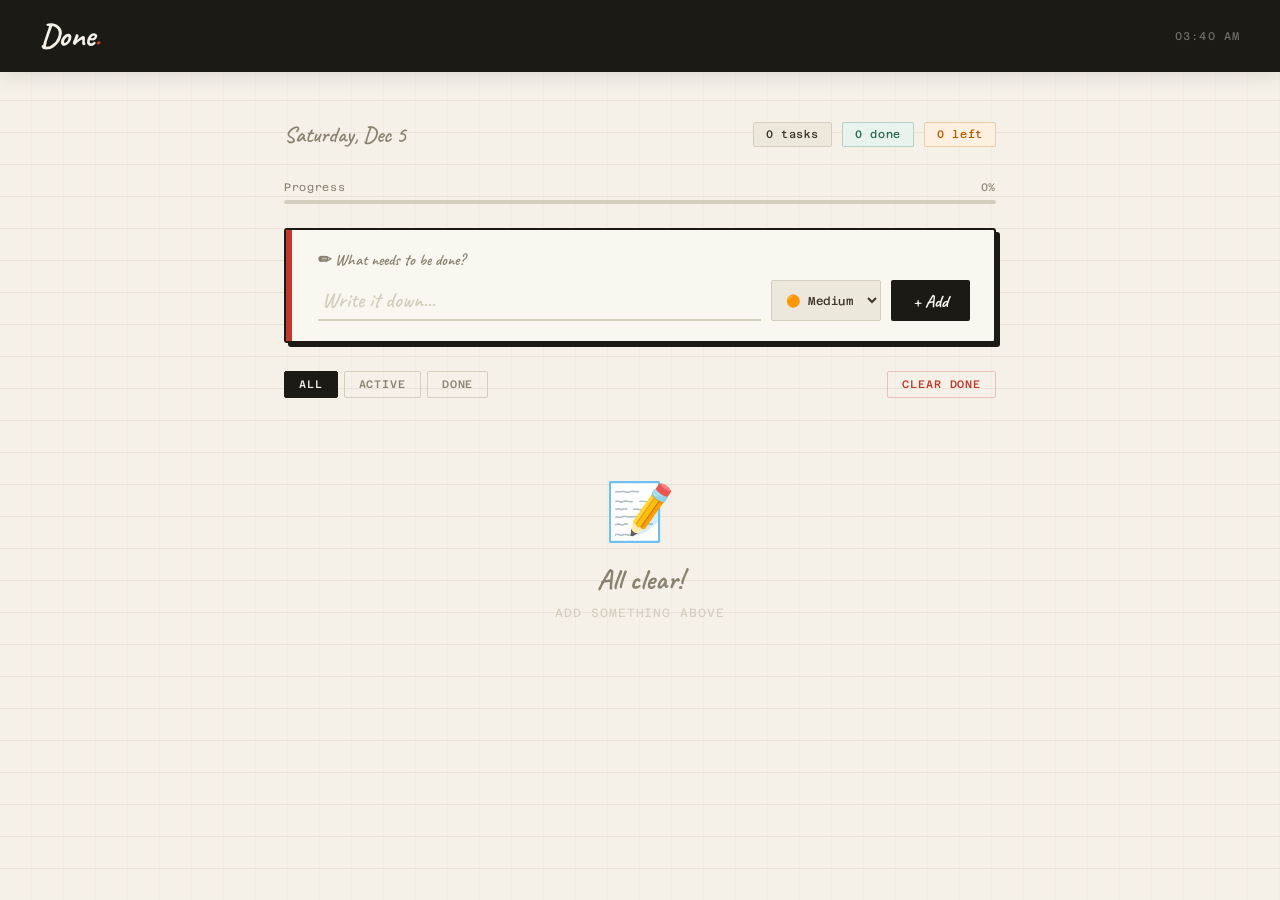
<file: index.html>
<!DOCTYPE html>
<html lang="en">
<head>
<meta charset="UTF-8"/>
<meta name="viewport" content="width=device-width, initial-scale=1.0"/>
<title>Done. — Task Manager</title>
<link rel="preconnect" href="https://fonts.googleapis.com"/>
<link rel="preconnect" href="https://fonts.gstatic.com" crossorigin/>
<link href="https://fonts.googleapis.com/css2?family=Caveat:wght@400;600;700&family=Zilla+Slab:ital,wght@0,400;0,500;0,600;1,400&family=Azeret+Mono:wght@300;400;500&display=swap" rel="stylesheet"/>
<link rel="stylesheet" href="style.css"/>
</head>
<body>

<header>
  <div class="logo">Done<span>.</span></div>
  <div class="header-meta" id="headerDate"></div>
</header>

<div class="wrapper">

  <!-- Date & summary -->
  <div class="date-strip">
    <div class="date-text" id="todayLabel"></div>
    <div class="summary-pills">
      <span class="pill pill-total" id="pillTotal">0 tasks</span>
      <span class="pill pill-done"  id="pillDone">0 done</span>
      <span class="pill pill-left"  id="pillLeft">0 left</span>
    </div>
  </div>

  <!-- Progress -->
  <div class="progress-wrap">
    <div class="progress-label">
      <span>Progress</span>
      <span id="progressPct">0%</span>
    </div>
    <div class="progress-track">
      <div class="progress-fill" id="progressFill"></div>
    </div>
  </div>

  <!-- Input card -->
  <div class="input-card">
    <div class="input-label">✏ What needs to be done?</div>
    <div class="input-row">
      <input class="task-input" id="taskInput" type="text" placeholder="Write it down..." maxlength="120" autocomplete="off"/>
      <select class="priority-select" id="prioritySelect">
        <option value="high">🔴 High</option>
        <option value="medium" selected>🟠 Medium</option>
        <option value="low">🟢 Low</option>
      </select>
      <button class="add-btn" onclick="addTask()">+ Add</button>
    </div>
  </div>

  <!-- Filters -->
  <div class="filter-bar">
    <button class="filter-btn active" data-filter="all"       onclick="setFilter('all',this)">All</button>
    <button class="filter-btn"        data-filter="active"    onclick="setFilter('active',this)">Active</button>
    <button class="filter-btn"        data-filter="completed" onclick="setFilter('completed',this)">Done</button>
    <div class="spacer"></div>
    <button class="clear-btn" onclick="clearCompleted()">Clear Done</button>
  </div>

  <!-- Task list -->
  <div id="task-list"></div>

</div>

<!-- Toast -->
<div class="toast" id="toast"></div>

<script>
  let tasks = JSON.parse(localStorage.getItem('done_tasks') || '[]');
  let filter = 'all';
  let lastToggled = null;

  const save = () => localStorage.setItem('done_tasks', JSON.stringify(tasks));

  function toast(msg) {
    const el = document.getElementById('toast');
    el.textContent = msg;
    el.classList.add('show');
    clearTimeout(el._t);
    el._t = setTimeout(() => el.classList.remove('show'), 2200);
  }

  function setDates() {
    const now = new Date();
    const days = ['Sunday','Monday','Tuesday','Wednesday','Thursday','Friday','Saturday'];
    const months = ['Jan','Feb','Mar','Apr','May','Jun','Jul','Aug','Sep','Oct','Nov','Dec'];
    document.getElementById('todayLabel').textContent = `${days[now.getDay()]}, ${months[now.getMonth()]} ${now.getDate()}`;
    document.getElementById('headerDate').textContent = now.toLocaleTimeString('en-IN', {hour:'2-digit', minute:'2-digit'});
  }
  setDates();
  setInterval(() => {
    document.getElementById('headerDate').textContent = new Date().toLocaleTimeString('en-IN', {hour:'2-digit', minute:'2-digit'});
  }, 30000);

  function addTask() {
    const input = document.getElementById('taskInput');
    const text = input.value.trim();
    if (!text) { input.focus(); shake(input); return; }

    tasks.unshift({
      id: Date.now(),
      text,
      priority: document.getElementById('prioritySelect').value,
      done: false,
      completedAt: null,
      createdAt: new Date().toLocaleTimeString('en-IN', {hour:'2-digit', minute:'2-digit'})
    });

    save();
    render();
    input.value = '';
    input.focus();
    toast('Task added ✓');
  }

  function toggleTask(id) {
    const t = tasks.find(t => t.id === id);
    if (!t) return;
    t.done = !t.done;
    t.completedAt = t.done ? Date.now() : null;
    lastToggled = { id, direction: t.done ? 'down' : 'up' };
    save();
    render();
    toast(t.done ? 'Marked done! 🎉' : 'Back to active');
  }

  function deleteTask(id) {
    const el = document.querySelector(`[data-id="${id}"]`);
    if (el) {
      el.style.transform = 'translateX(40px)';
      el.style.opacity = '0';
      setTimeout(() => {
        tasks = tasks.filter(t => t.id !== id);
        save();
        render();
      }, 280);
    }
    toast('Task removed');
  }

  function setFilter(f, btn) {
    filter = f;
    document.querySelectorAll('.filter-btn').forEach(b => b.classList.remove('active'));
    btn.classList.add('active');
    render();
  }

  function clearCompleted() {
    const count = tasks.filter(t => t.done).length;
    if (!count) { toast('Nothing to clear!'); return; }
    tasks = tasks.filter(t => !t.done);
    save();
    render();
    toast(`Cleared ${count} completed task${count > 1 ? 's' : ''}`);
  }

  function shake(el) {
    el.style.animation = 'none';
    el.style.borderBottomColor = '#c0392b';
    setTimeout(() => { el.style.borderBottomColor = ''; }, 600);
  }

  // Reuses the existing node for a card that already exists (so its slideIn
  // keyframe can't replay); only brand-new tasks get a freshly created node.
  function buildOrUpdateCard(list, t, isNew) {
    let el;
    if (isNew) {
      el = document.createElement('div');
      el.className = 'task-item';
      el.dataset.id = t.id;
      el.innerHTML = `
        <div class="task-check" onclick="toggleTask(${t.id})" title="Toggle complete"></div>
        <div class="task-body">
          <div class="task-text"></div>
          <div class="task-meta">
            <span class="task-time"></span>
            <span class="priority-badge"></span>
          </div>
        </div>
        <div class="stamp">Done</div>
        <button class="task-del" onclick="deleteTask(${t.id})" title="Delete task">✕</button>
      `;
    } else {
      el = list.querySelector(`[data-id="${t.id}"]`);
      el.style.animation = 'none';
    }

    el.classList.toggle('done', t.done);
    el.dataset.priority = t.priority;
    el.querySelector('.task-text').textContent = t.text;
    el.querySelector('.task-time').textContent = t.createdAt;
    const badge = el.querySelector('.priority-badge');
    badge.className = `priority-badge ${t.priority}`;
    badge.textContent = t.priority;
    return el;
  }

  function render() {
    const list = document.getElementById('task-list');
    const prevRects = {};
    const existingIds = new Set();
    list.querySelectorAll('.task-item').forEach(el => {
      existingIds.add(el.dataset.id);
      prevRects[el.dataset.id] = el.getBoundingClientRect();
    });

    const total = tasks.length;
    const done = tasks.filter(t => t.done).length;
    const pct = total ? Math.round((done / total) * 100) : 0;

    document.getElementById('pillTotal').textContent = `${total} task${total !== 1 ? 's' : ''}`;
    document.getElementById('pillDone').textContent = `${done} done`;
    document.getElementById('pillLeft').textContent = `${total - done} left`;
    document.getElementById('progressPct').textContent = `${pct}%`;
    document.getElementById('progressFill').style.width = `${pct}%`;

    // "all": active tasks first, then completed (most recently completed on top)
    let visible;
    if (filter === 'active') {
      visible = tasks.filter(t => !t.done);
    } else if (filter === 'completed') {
      visible = tasks.filter(t => t.done).sort((a, b) => b.completedAt - a.completedAt);
    } else {
      visible = [
        ...tasks.filter(t => !t.done),
        ...tasks.filter(t => t.done).sort((a, b) => b.completedAt - a.completedAt)
      ];
    }

    if (!visible.length) {
      const msgs = {
        all:       ['📝', 'All clear!', 'ADD SOMETHING ABOVE'],
        active:    ['✅', 'Nothing active!', 'ALL TASKS DONE'],
        completed: ['🎯', 'Nothing done yet', 'GET TO WORK!'],
      };
      const [icon, title, sub] = msgs[filter];
      list.innerHTML = `
        <div class="empty-state">
          <div class="empty-icon">${icon}</div>
          <div class="empty-title">${title}</div>
          <div class="empty-sub">${sub}</div>
        </div>`;
      return;
    }

    const frag = document.createDocumentFragment();
    visible.forEach(t => {
      frag.appendChild(buildOrUpdateCard(list, t, !existingIds.has(String(t.id))));
    });
    list.innerHTML = '';
    list.appendChild(frag);

    // Slide each moved card into its new spot; the just-toggled card gets a
    // depth cue — tucks behind on completion, rises above on reactivation.
    list.querySelectorAll('.task-item').forEach(el => {
      const prev = prevRects[el.dataset.id];
      if (!prev) return;
      const dy = prev.top - el.getBoundingClientRect().top;
      if (!dy) return;

      const isToggled = lastToggled && String(lastToggled.id) === el.dataset.id;
      const startScale = isToggled ? (lastToggled.direction === 'down' ? 0.96 : 1.04) : 1;
      if (isToggled) el.classList.add(lastToggled.direction === 'down' ? 'rolling-down' : 'rolling-up');

      el.style.transition = 'none';
      el.style.transform = `translateY(${dy}px) scale(${startScale})`;
      requestAnimationFrame(() => {
        el.style.transition = 'transform 0.35s cubic-bezier(0.4,0,0.2,1)';
        el.style.transform = 'translateY(0) scale(1)';
      });

      if (isToggled) setTimeout(() => el.classList.remove('rolling-down', 'rolling-up'), 360);
    });
    lastToggled = null;
  }

  document.getElementById('taskInput').addEventListener('keydown', e => {
    if (e.key === 'Enter') addTask();
  });

  render();
</script>
</body>
</html>
</file>
<file: style.css>
:root {
  --cream:    #f5f0e8;
  --paper:    #faf7f0;
  --warm:     #ede8dc;
  --ink:      #1c1a14;
  --ink2:     #3a3628;
  --faded:    #8a8270;
  --rule:     #d4cebe;
  --red:      #c0392b;
  --red-light:#f5e6e4;
  --green:    #2d6a4f;
  --green-bg: #e8f3ee;
  --amber:    #b85c00;
  --amber-bg: #fdf0e0;
  --stamp:    rgba(192,57,43,0.08);
  --shadow:   rgba(28,26,20,0.12);
  --f-hand:   'Caveat', cursive;
  --f-slab:   'Zilla Slab', serif;
  --f-mono:   'Azeret Mono', monospace;
}

*, *::before, *::after { box-sizing: border-box; margin: 0; padding: 0; }
html { font-size: 16px; }

body {
  background: var(--cream);
  background-image:
    repeating-linear-gradient(0deg, transparent, transparent 31px, rgba(180,168,140,0.18) 31px, rgba(180,168,140,0.18) 32px),
    repeating-linear-gradient(90deg, transparent, transparent 31px, rgba(180,168,140,0.06) 31px, rgba(180,168,140,0.06) 32px);
  min-height: 100vh;
  font-family: var(--f-slab);
  color: var(--ink);
  -webkit-font-smoothing: antialiased;
}

/* ── HEADER ── */
header {
  background: var(--ink);
  padding: 20px 40px;
  display: flex;
  align-items: center;
  justify-content: space-between;
  position: sticky;
  top: 0;
  z-index: 100;
  box-shadow: 0 2px 20px var(--shadow);
}

.logo {
  font-family: var(--f-hand);
  font-size: 2rem;
  font-weight: 700;
  color: var(--cream);
  letter-spacing: -0.02em;
  line-height: 1;
}
.logo span {
  color: var(--red);
  display: inline-block;
  animation: dotBounce 2s ease-in-out infinite;
}
@keyframes dotBounce { 0%,100%{transform:translateY(0);} 50%{transform:translateY(-4px);} }

.header-meta {
  font-family: var(--f-mono);
  font-size: 0.7rem;
  color: rgba(245,240,232,0.4);
  letter-spacing: 0.1em;
  text-transform: uppercase;
}

/* ── MAIN WRAPPER ── */
.wrapper {
  max-width: 760px;
  margin: 0 auto;
  padding: 48px 24px 80px;
}

/* ── DATE STRIP ── */
.date-strip {
  display: flex;
  align-items: center;
  justify-content: space-between;
  margin-bottom: 32px;
  animation: fadeDown 0.5s ease both;
}
@keyframes fadeDown { from{opacity:0;transform:translateY(-12px);} to{opacity:1;transform:translateY(0);} }

.date-text {
  font-family: var(--f-hand);
  font-size: 1.4rem;
  font-weight: 600;
  color: var(--faded);
}

.summary-pills { display: flex; gap: 10px; }
.pill {
  font-family: var(--f-mono);
  font-size: 0.68rem;
  letter-spacing: 0.06em;
  padding: 5px 12px;
  border-radius: 2px;
  font-weight: 500;
}
.pill-total { background: var(--warm); color: var(--ink2); border: 1px solid var(--rule); }
.pill-done  { background: var(--green-bg); color: var(--green); border: 1px solid rgba(45,106,79,0.25); }
.pill-left  { background: var(--amber-bg); color: var(--amber); border: 1px solid rgba(184,92,0,0.25); }

/* ── INPUT CARD ── */
.input-card {
  background: var(--paper);
  border: 2px solid var(--ink);
  border-radius: 3px;
  padding: 20px 24px;
  margin-bottom: 28px;
  box-shadow: 4px 4px 0 var(--ink);
  animation: fadeDown 0.5s 0.1s ease both;
  position: relative;
  overflow: hidden;
}
.input-card::before {
  content: '';
  position: absolute;
  top: 0; left: 0;
  width: 6px; height: 100%;
  background: var(--red);
}

.input-label {
  font-family: var(--f-hand);
  font-size: 1rem;
  font-weight: 600;
  color: var(--faded);
  margin-bottom: 10px;
  margin-left: 8px;
}

.input-row {
  display: flex;
  gap: 10px;
  align-items: stretch;
  margin-left: 8px;
}

.task-input {
  flex: 1;
  font-family: var(--f-hand);
  font-size: 1.35rem;
  font-weight: 600;
  color: var(--ink);
  background: transparent;
  border: none;
  border-bottom: 2px solid var(--rule);
  padding: 6px 4px;
  outline: none;
  transition: border-color 0.2s;
}
.task-input::placeholder { color: var(--rule); }
.task-input:focus { border-bottom-color: var(--ink); }

.priority-select {
  font-family: var(--f-mono);
  font-size: 0.72rem;
  font-weight: 500;
  letter-spacing: 0.05em;
  color: var(--ink2);
  background: var(--warm);
  border: 1px solid var(--rule);
  border-radius: 2px;
  padding: 6px 10px;
  cursor: pointer;
  outline: none;
}

.add-btn {
  font-family: var(--f-hand);
  font-size: 1.1rem;
  font-weight: 700;
  color: var(--paper);
  background: var(--ink);
  border: none;
  border-radius: 2px;
  padding: 8px 22px;
  cursor: pointer;
  transition: background 0.2s, transform 0.1s;
  white-space: nowrap;
}
.add-btn:hover { background: var(--red); }
.add-btn:active { transform: scale(0.97); }

/* ── FILTER BAR ── */
.filter-bar {
  display: flex;
  gap: 6px;
  margin-bottom: 20px;
  animation: fadeDown 0.5s 0.15s ease both;
}

.filter-btn {
  font-family: var(--f-mono);
  font-size: 0.68rem;
  font-weight: 500;
  letter-spacing: 0.08em;
  text-transform: uppercase;
  padding: 6px 14px;
  border: 1px solid var(--rule);
  border-radius: 2px;
  background: transparent;
  color: var(--faded);
  cursor: pointer;
  transition: all 0.2s;
}
.filter-btn.active, .filter-btn:hover {
  background: var(--ink);
  color: var(--cream);
  border-color: var(--ink);
}

.spacer { flex: 1; }

.clear-btn {
  font-family: var(--f-mono);
  font-size: 0.68rem;
  font-weight: 500;
  letter-spacing: 0.08em;
  text-transform: uppercase;
  padding: 6px 14px;
  border: 1px solid rgba(192,57,43,0.25);
  border-radius: 2px;
  background: transparent;
  color: var(--red);
  cursor: pointer;
  transition: all 0.2s;
}
.clear-btn:hover { background: var(--red); color: var(--paper); }

/* ── TASK LIST ── */
#task-list { display: flex; flex-direction: column; gap: 10px; }

/* ── TASK ITEM ── */
.task-item {
  background: var(--paper);
  border: 1.5px solid var(--rule);
  border-radius: 3px;
  padding: 16px 20px;
  display: flex;
  align-items: flex-start;
  gap: 14px;
  box-shadow: 2px 2px 0 rgba(28,26,20,0.06);
  transition: box-shadow 0.2s, transform 0.2s, opacity 0.3s;
  animation: slideIn 0.3s ease both;
  position: relative;
  z-index: 1;
  overflow: hidden;
}
@keyframes slideIn { from{opacity:0;transform:translateX(-16px);} to{opacity:1;transform:translateX(0);} }

/* Depth cues while a toggled card animates into its new spot */
.task-item.rolling-down { z-index: 0; }   /* completing: tucks behind the cards it passes */
.task-item.rolling-up   { z-index: 5; }   /* reactivating: rises above the cards it passes */


.task-item:hover { box-shadow: 3px 3px 0 rgba(28,26,20,0.12); transform: translateX(2px); }

.task-item.done { opacity: 0.6; }
.task-item.done .task-text { text-decoration: line-through; color: var(--faded); }

/* priority stripe */
.task-item::before {
  content: '';
  position: absolute;
  left: 0; top: 0; bottom: 0;
  width: 4px;
}
.task-item[data-priority="high"]::before   { background: #c0392b; }
.task-item[data-priority="medium"]::before { background: #e67e22; }
.task-item[data-priority="low"]::before    { background: #27ae60; }

/* ── CHECKBOX ── */
.task-check {
  width: 22px; height: 22px;
  border: 2px solid var(--rule);
  border-radius: 2px;
  flex-shrink: 0;
  cursor: pointer;
  margin-top: 2px;
  display: flex;
  align-items: center;
  justify-content: center;
  transition: all 0.2s;
  background: transparent;
  position: relative;
}
.task-check:hover { border-color: var(--green); }
.task-item.done .task-check {
  background: var(--green);
  border-color: var(--green);
}
.task-check::after {
  content: '';
  width: 6px; height: 10px;
  border: 2px solid var(--paper);
  border-top: none;
  border-left: none;
  transform: rotate(45deg) scale(0);
  transition: transform 0.2s;
  margin-top: -2px;
}
.task-item.done .task-check::after { transform: rotate(45deg) scale(1); }

/* ── TASK BODY ── */
.task-body { flex: 1; min-width: 0; }

.task-text {
  font-family: var(--f-hand);
  font-size: 1.25rem;
  font-weight: 600;
  color: var(--ink);
  line-height: 1.3;
  word-break: break-word;
  transition: color 0.2s, text-decoration 0.2s;
}

.task-meta {
  display: flex;
  align-items: center;
  gap: 10px;
  margin-top: 6px;
}

.task-time {
  font-family: var(--f-mono);
  font-size: 0.62rem;
  color: var(--faded);
  letter-spacing: 0.05em;
}

.priority-badge {
  font-family: var(--f-mono);
  font-size: 0.6rem;
  font-weight: 500;
  letter-spacing: 0.08em;
  text-transform: uppercase;
  padding: 2px 7px;
  border-radius: 1px;
}
.priority-badge.high   { background: rgba(192,57,43,0.1);  color: #c0392b; }
.priority-badge.medium { background: rgba(230,126,34,0.12); color: #b8560a; }
.priority-badge.low    { background: rgba(39,174,96,0.1);   color: #1e7e47; }

/* ── DELETE BTN ── */
.task-del {
  background: none;
  border: none;
  cursor: pointer;
  color: var(--rule);
  font-size: 1.1rem;
  flex-shrink: 0;
  width: 28px; height: 28px;
  display: flex; align-items: center; justify-content: center;
  border-radius: 2px;
  transition: all 0.2s;
  margin-top: -2px;
}
.task-del:hover { color: var(--red); background: var(--red-light); }

/* ── STAMP OVERLAY (done) ── */
.stamp {
  position: absolute;
  right: 16px; top: 50%;
  transform: translateY(-50%) rotate(-8deg);
  font-family: var(--f-hand);
  font-size: 1.1rem;
  font-weight: 700;
  color: rgba(45,106,79,0.2);
  border: 2px solid rgba(45,106,79,0.2);
  padding: 2px 10px;
  border-radius: 2px;
  letter-spacing: 0.1em;
  pointer-events: none;
  opacity: 0;
  transition: opacity 0.3s;
  text-transform: uppercase;
}
.task-item.done .stamp { opacity: 1; }

/* ── EMPTY STATE ── */
.empty-state {
  text-align: center;
  padding: 60px 20px;
  animation: fadeDown 0.4s ease both;
}
.empty-icon { font-size: 3.5rem; margin-bottom: 16px; }
.empty-title {
  font-family: var(--f-hand);
  font-size: 1.8rem;
  font-weight: 700;
  color: var(--faded);
  margin-bottom: 8px;
}
.empty-sub {
  font-family: var(--f-mono);
  font-size: 0.75rem;
  color: var(--rule);
  letter-spacing: 0.08em;
}

/* ── PROGRESS BAR ── */
.progress-wrap {
  margin-bottom: 24px;
  animation: fadeDown 0.5s 0.2s ease both;
}
.progress-label {
  display: flex;
  justify-content: space-between;
  font-family: var(--f-mono);
  font-size: 0.68rem;
  color: var(--faded);
  letter-spacing: 0.06em;
  margin-bottom: 6px;
}
.progress-track {
  height: 4px;
  background: var(--rule);
  border-radius: 2px;
  overflow: hidden;
}
.progress-fill {
  height: 100%;
  background: linear-gradient(90deg, var(--green), #52b788);
  border-radius: 2px;
  transition: width 0.5s cubic-bezier(0.4,0,0.2,1);
  width: 0%;
}

/* ── TOAST ── */
.toast {
  position: fixed;
  bottom: 28px; left: 50%;
  transform: translateX(-50%) translateY(80px);
  background: var(--ink);
  color: var(--cream);
  font-family: var(--f-hand);
  font-size: 1rem;
  font-weight: 600;
  padding: 12px 24px;
  border-radius: 3px;
  box-shadow: 4px 4px 0 rgba(0,0,0,0.2);
  z-index: 999;
  transition: transform 0.3s cubic-bezier(0.34,1.56,0.64,1);
  white-space: nowrap;
}
.toast.show { transform: translateX(-50%) translateY(0); }

/* ── RESPONSIVE ── */
@media(max-width: 560px) {
  header { padding: 16px 20px; }
  .wrapper { padding: 32px 16px 60px; }
  .input-row { flex-wrap: wrap; }
  .priority-select { width: 100%; }
  .add-btn { width: 100%; text-align: center; }
  .summary-pills { display: none; }
}
</file>
